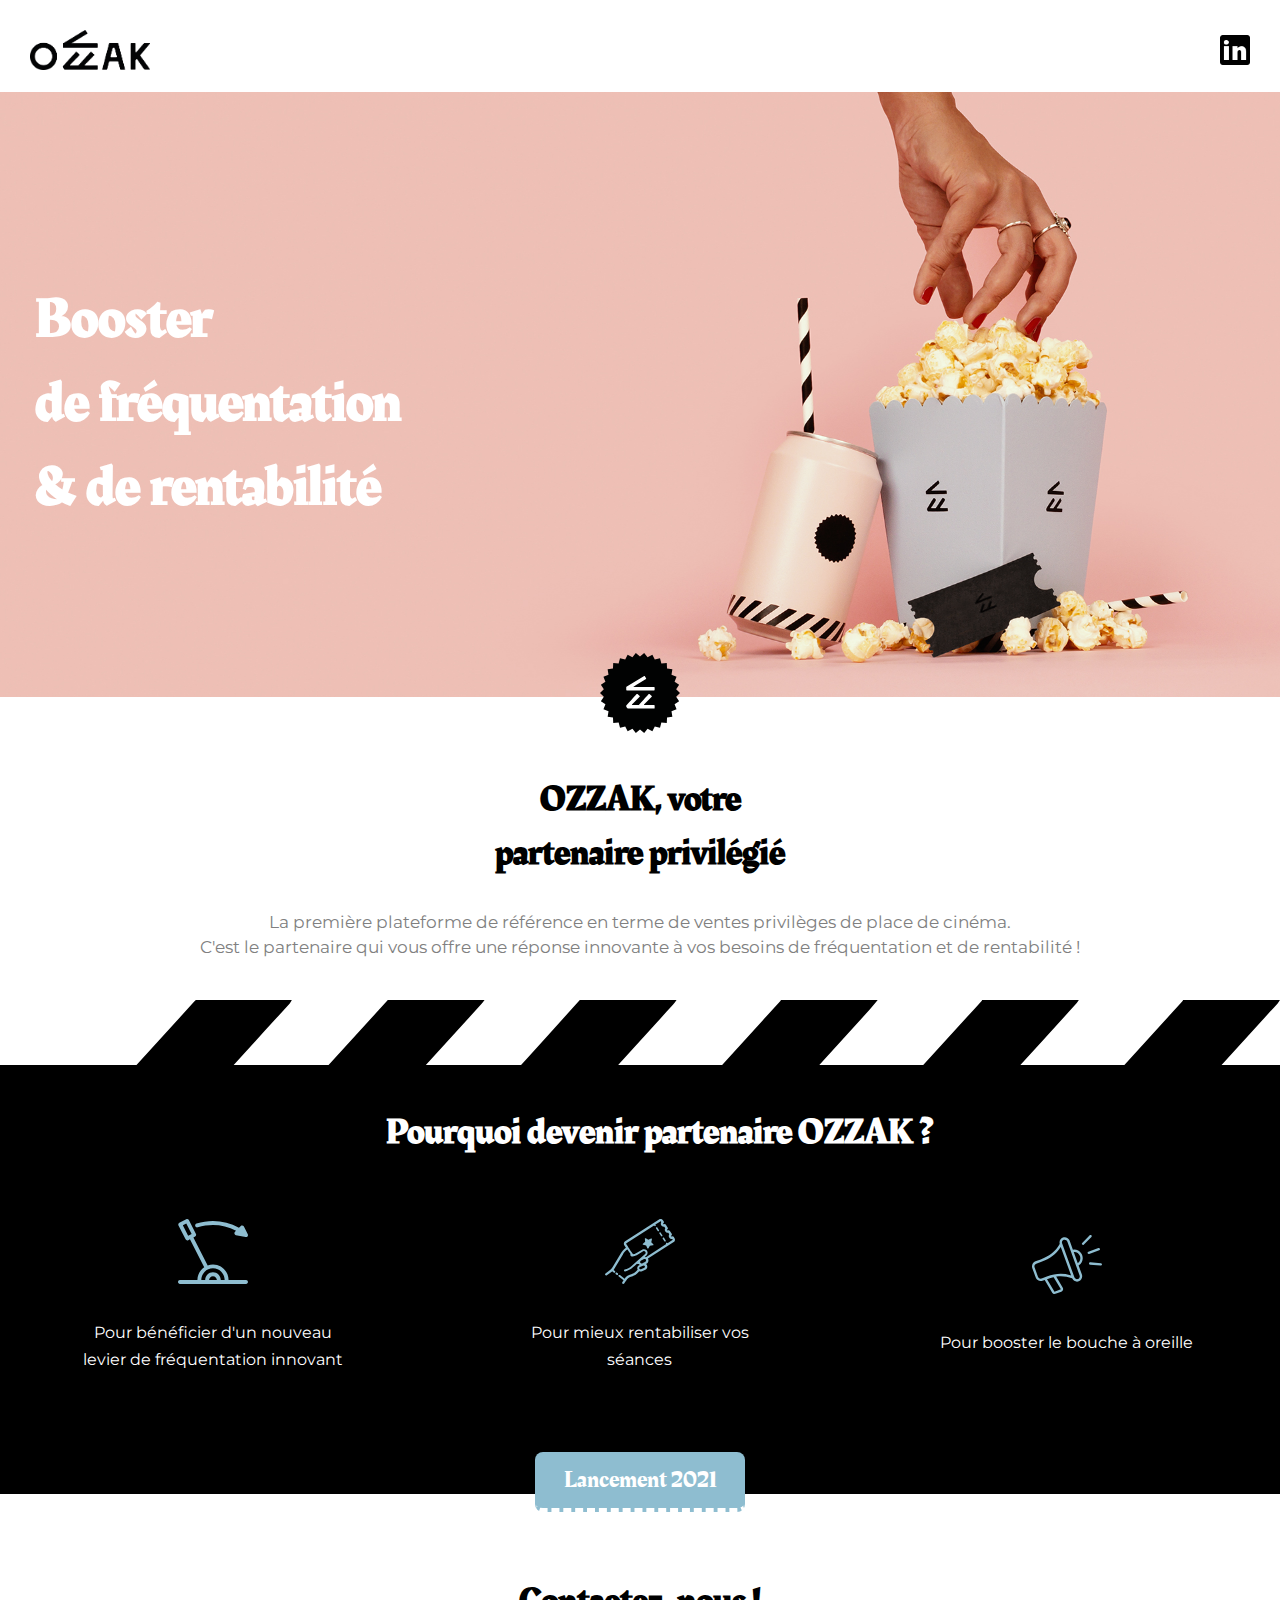
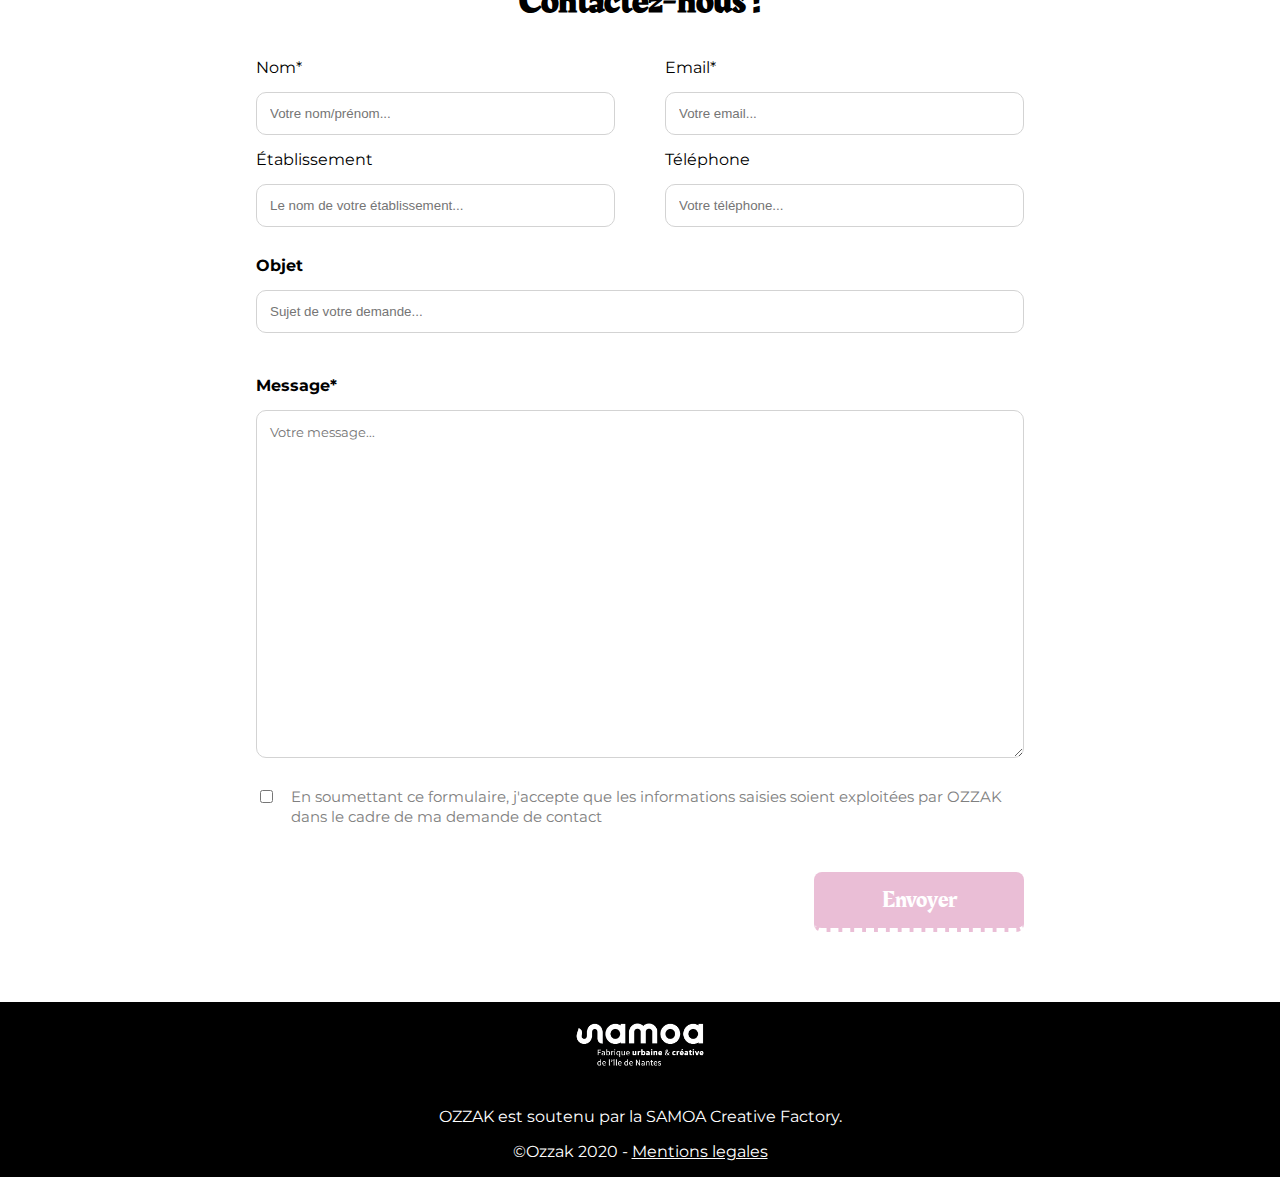
<file: index.html>
<!doctype html>

<html lang="fr">
<head>
  <meta charset="utf-8">
  <meta name="viewport" content="width=device-width">
  <title>OZZAK - Votre partenaire cinéma</title>
  <meta name="description" content="Vous êtes exploitant d'un cinéma ? Découvrez OZZAK la première plateforme de ventes privilèges qui vous offre une réponse innovante à vos besoins de fréquentations et de rentabilité.">
  <meta name="author" content="contact@cezzar.fr">
  <link rel="icon"
        type="image/png"
        href="favicon.ico">
  <link rel="stylesheet" href="./css/styles.css">
  <link href="https://fonts.googleapis.com/css2?family=Rakkas&display=swap" rel="stylesheet">
  <link href="https://fonts.googleapis.com/css2?family=Montserrat:wght@300;400;500;700;800&display=swap" rel="stylesheet">
</head>

<body>
  <div class="top">
    <a href="index.html" class="logo"><img src="./img/logo_noir.png" /></a>
    <div></div>
    <a href="https://www.linkedin.com/company/cezzar" target="_blank" class="social"><img src="./img/linkedin_96px_white_bg.png" /></a>
  </div>
  <div class="wrapper">

    <header>
      <h1>Booster<br> de fréquentation<br> & de rentabilité</h1>
      <div class="estampe">
        <img src="./img/estampille_header.svg" />
      </div>
    </header>

    <div class="intro">
      <h2>OZZAK, votre partenaire privilégié</h2>
      <p>
        La première plateforme de référence en terme de ventes privilèges de
        place de cinéma.<br> C'est le partenaire qui vous offre une réponse innovante
        à vos besoins de fréquentation et de rentabilité !
      </p>
    </div>

    <div class="features-background">
      <div class="features-list">

        <h2>Pourquoi devenir partenaire OZZAK ?</h2>

        <div class="list">
          <div class="feature">
            <img src="./img/levier.svg" />
            <p>Pour bénéficier d'un nouveau levier de fréquentation innovant</p>
          </div>

          <div class="feature">
            <img src="./img/rentabiliser.svg" />
            <p>Pour mieux rentabiliser vos séances</p>
          </div>

          <div class="feature">
            <img src="./img/booster.svg" />
            <p>Pour booster le bouche à oreille</p>
          </div>
      </div>
        <!-- <div class="button coming-soon">
          <div class="text">Lancement 2021</div>
          <div class="footer"></div>
        </div> -->

        <button type="submit" name="button" class="coming-soon">Lancement 2021</button>

      </div>
    </div>

    <div class="form" >
      <h2>Contactez-nous !</h2>
      <form name="contact" method="POST" data-netlify="true">
          <div class="fields">
            <label>Nom*<input required type="text" name="name" placeholder="Votre nom/prénom..."/></label>
            <label>Email*<input required type="text" name="email" placeholder="Votre email..."/></label>
            <label>Établissement<input type="text" name="structure" placeholder="Le nom de votre établissement..."/></label>
            <label>Téléphone<input type="text" name="phone" placeholder="Votre téléphone..."/></label>
          </div>
          <label>Objet<input type="text" name="object" placeholder="Sujet de votre demande..."/></label>
          <label>Message*<textarea required rows="20" type="text" name="message" placeholder="Votre message..."></textarea></label>
          <div class="cgu">
            <input type="checkbox" name="cgu" required/>
            <p>En soumettant ce formulaire, j'accepte que les informations saisies soient exploitées par OZZAK dans le cadre de ma demande de contact</p>
          </div>
          <button type="submit" name="button" class="form-button">Envoyer</button>
      </form>
    </div>
  </div>

  <footer>
    <div class="samoa">
      <img src="./img/samoa_logo_white.png" />
      <p>OZZAK est soutenu par la SAMOA Creative Factory.</p>
    </div>
    <p>&copy;Ozzak 2020 - <a href="mentions_legales.html">Mentions legales</a></p>
  </footer>
</body>
</html>
</file>
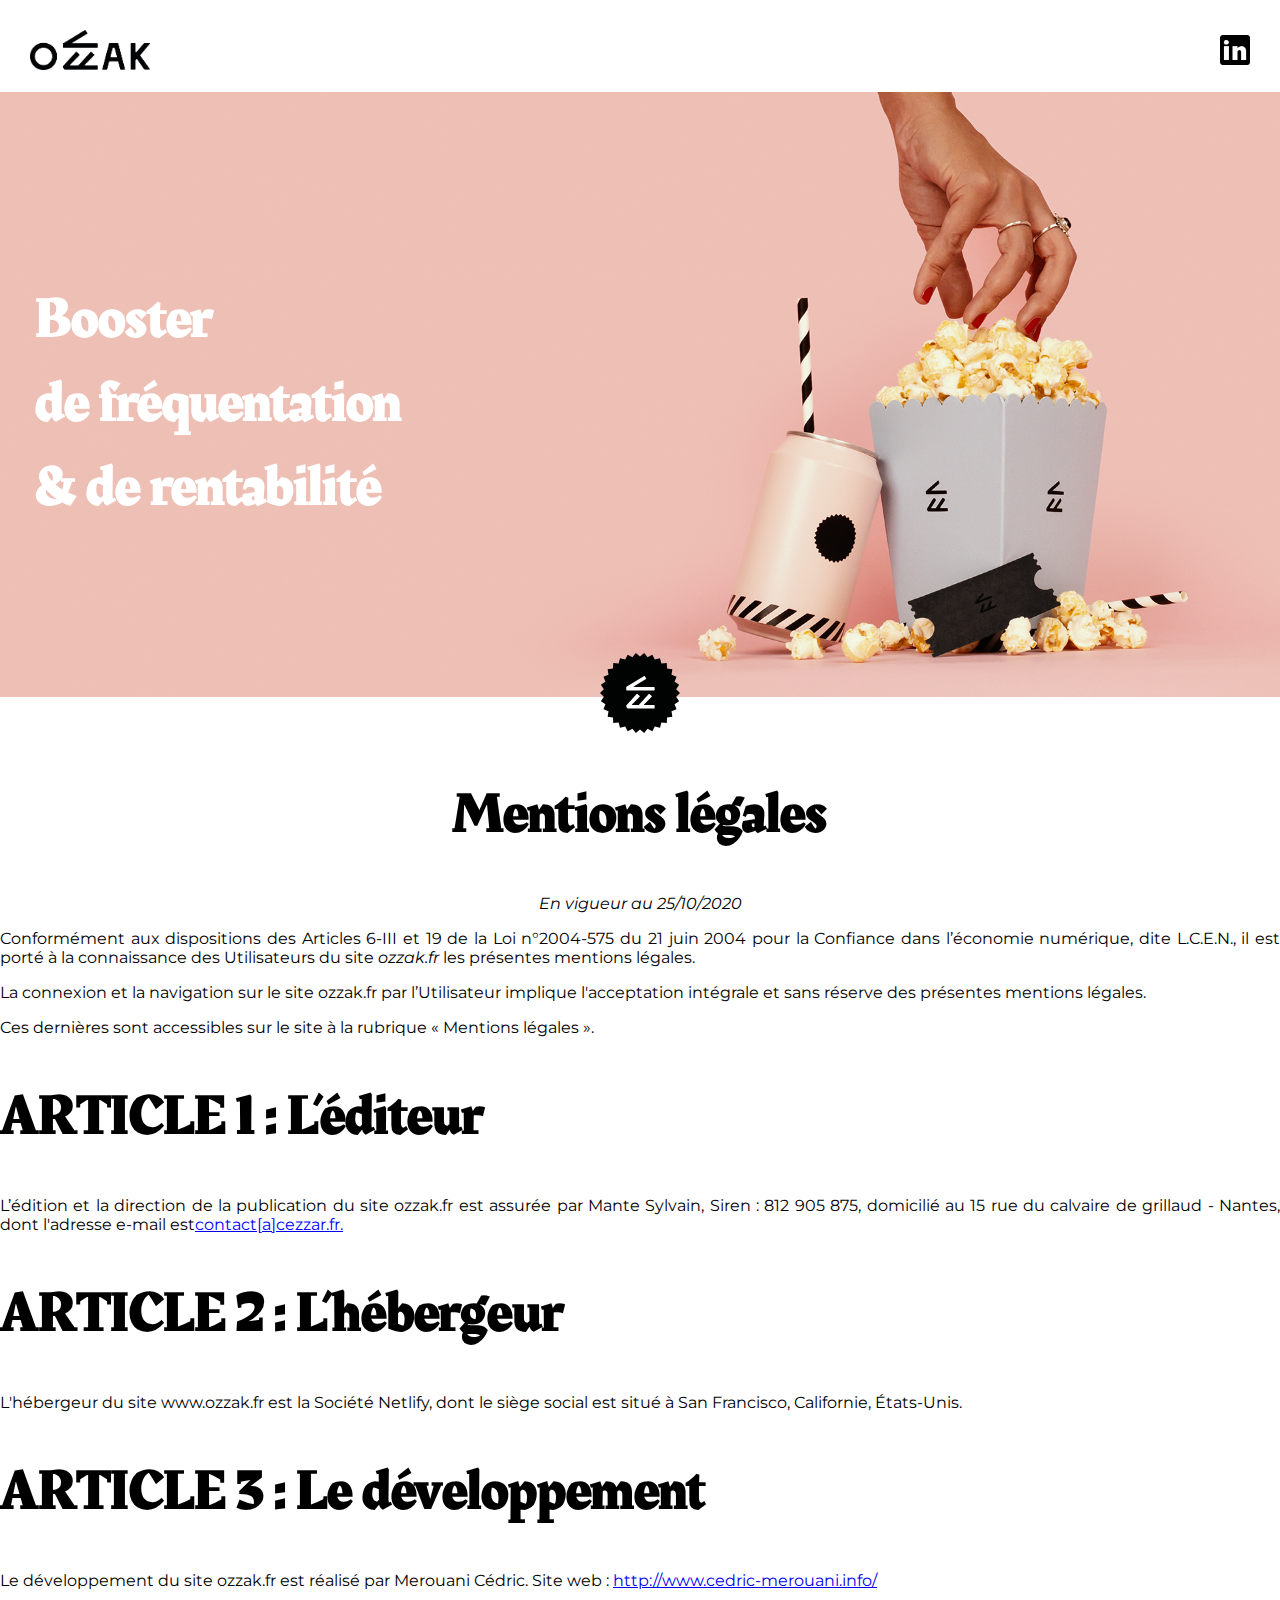
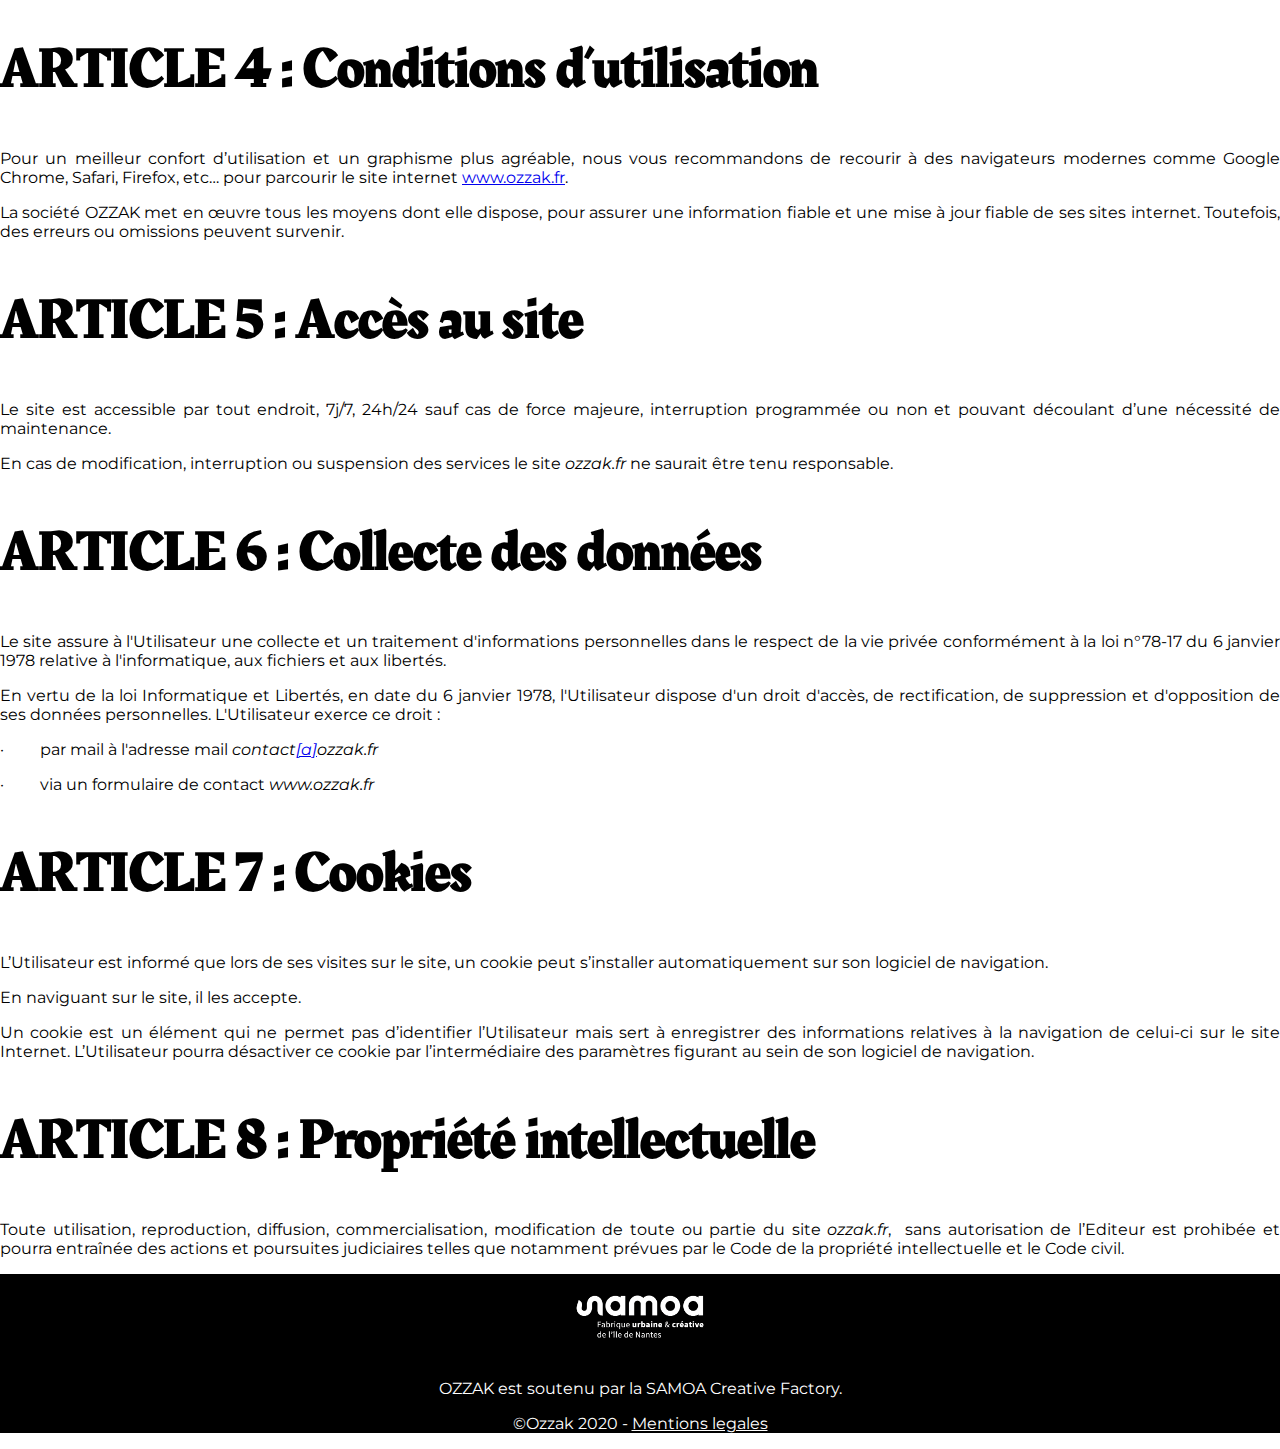
<file: mentions_legales.html>
<!doctype html>

<html lang="fr">
<head>
  <meta charset="utf-8">
  <meta name="viewport" content="width=device-width">
  <title>OZZAK - Votre partenaire cinéma</title>
  <meta name="description" content="Vous êtes exploitant d'un cinéma ? Découvrez OZZAK la première plateforme de ventes privilèges qui vous offre une réponse innovante à vos besoins de fréquentations et de rentabilité.">
  <meta name="author" content="contact@cezzar.fr">
  <link rel="icon"
        type="image/png"
        href="favicon.ico">
  <link rel="stylesheet" href="./css/styles.css">
  <link href="https://fonts.googleapis.com/css2?family=Rakkas&display=swap" rel="stylesheet">
  <link href="https://fonts.googleapis.com/css2?family=Montserrat:wght@300;400;500;700;800&display=swap" rel="stylesheet">
</head>

<body>
  <div class="top">
    <a href="index.html" class="logo"><img src="./img/logo_noir.png" /></a>
    <div></div>
    <a href="https://www.linkedin.com/company/cezzar" target="_blank" class="social"><img src="./img/linkedin_96px_white_bg.png" /></a>
  </div>
  <div class="wrapper">

    <header>
      <h1>Booster<br> de fréquentation<br> & de rentabilité</h1>
      <div class="estampe">
        <img src="./img/estampille_header.svg" />
      </div>
    </header>
<br><br>
    <h1 style="text-align: center;">Mentions l&eacute;gales</h1>
    <p style="text-align: center;"><span style="font-style: italic;">En vigueur au 25/10/2020</span></p>
    <p style="text-align: justify;">Conform&eacute;ment aux dispositions des Articles 6-III et 19 de la Loi n&deg;2004-575 du 21 juin 2004 pour la Confiance dans l&rsquo;&eacute;conomie num&eacute;rique, dite L.C.E.N., il est port&eacute; &agrave; la connaissance des Utilisateurs du site <span style="font-style: italic;">ozzak.fr&nbsp;</span>les pr&eacute;sentes mentions l&eacute;gales.</p>
    <p style="text-align: justify;">La connexion et la navigation sur le site ozzak.fr par l&rsquo;Utilisateur implique l'acceptation int&eacute;grale et sans r&eacute;serve des pr&eacute;sentes mentions l&eacute;gales.</p>
    <p style="text-align: justify;">Ces derni&egrave;res sont accessibles sur le site &agrave; la rubrique &laquo;&nbsp;Mentions l&eacute;gales&nbsp;&raquo;.</p>
    <h1>ARTICLE 1&nbsp;: L&rsquo;&eacute;diteur</h1>
    <p style="text-align: justify;">L&rsquo;&eacute;dition et la direction de la publication du site ozzak.fr&nbsp;est assur&eacute;e par Mante Sylvain, Siren : 812 905 875, domicili&eacute; au 15 rue du calvaire de grillaud - Nantes, dont l'adresse e-mail est<a href="mailto:contact@cezzar.fr" target="_blank" rel="noopener"><span style="color: #0000ff;">contact[a]cezzar.fr</span></a><span style="color: #0000ff; text-decoration: underline;">.</span></p>
    <h1>ARTICLE 2&nbsp;: L&rsquo;h&eacute;bergeur</h1>
    <p style="text-align: justify;">L'h&eacute;bergeur du site www.ozzak.fr&nbsp;est la Soci&eacute;t&eacute; Netlify, dont le si&egrave;ge social est situ&eacute; &agrave; San Francisco, Californie, &Eacute;tats-Unis.</p>
    <h1>ARTICLE 3&nbsp;: Le d&eacute;veloppement</h1>
    <p style="text-align: justify;">Le d&eacute;veloppement du site ozzak.fr&nbsp;est r&eacute;alis&eacute; par Merouani C&eacute;dric. Site web : <a href="http://www.cedric-merouani.info/" target="_blank" rel="noopener">http://www.cedric-merouani.info/</a></p>
    <h1>ARTICLE 4&nbsp;: Conditions d&rsquo;utilisation</h1>
    <p style="text-align: justify;">Pour un meilleur confort d&rsquo;utilisation et un graphisme plus agr&eacute;able, nous vous recommandons de recourir &agrave; des navigateurs modernes comme Google Chrome, Safari, Firefox, etc&hellip; pour parcourir le site internet <a href="http://www.ozzak.fr" target="_blank" rel="noopener">www.ozzak.fr</a>.</p>
    <p style="text-align: justify;">La soci&eacute;t&eacute; OZZAK met en &oelig;uvre tous les moyens dont elle dispose, pour assurer une information fiable et une mise &agrave; jour fiable de ses sites internet. Toutefois, des erreurs ou omissions peuvent survenir.&nbsp;</p>
    <h1>ARTICLE 5&nbsp;: Acc&egrave;s au site</h1>
    <p style="text-align: justify;">Le site est accessible par tout endroit, 7j/7, 24h/24 sauf cas de force majeure, interruption programm&eacute;e ou non et pouvant d&eacute;coulant d&rsquo;une n&eacute;cessit&eacute; de maintenance.</p>
    <p style="text-align: justify;">En cas de modification, interruption ou suspension des services le site <span style="font-style: italic;">ozzak.fr&nbsp;</span>ne saurait &ecirc;tre tenu responsable.</p>
    <h1>ARTICLE 6&nbsp;: Collecte des donn&eacute;es</h1>
    <p style="text-align: justify;">Le site assure &agrave; l'Utilisateur une collecte et un traitement d'informations personnelles dans le respect de la vie priv&eacute;e conform&eacute;ment &agrave; la loi n&deg;78-17 du 6 janvier 1978 relative &agrave; l'informatique, aux fichiers et aux libert&eacute;s.</p>
    <p style="text-align: justify;">En vertu de la loi Informatique et Libert&eacute;s, en date du 6 janvier 1978, l'Utilisateur dispose d'un droit d'acc&egrave;s, de rectification, de suppression et d'opposition de ses donn&eacute;es personnelles. L'Utilisateur exerce ce droit :</p>
    <p style="text-align: justify;">&middot;&nbsp;&nbsp;&nbsp;&nbsp;&nbsp;&nbsp;&nbsp;&nbsp; par mail &agrave; l'adresse mail&nbsp;<span style="font-style: italic;">contact</span><a href="mailto:contact@cezzar.fr" target="_blank" rel="noopener"><span style="font-style: italic;">[a]</span></a><span style="font-style: italic;">ozzak.fr</span></p>
    <p style="text-align: justify;">&middot;&nbsp;&nbsp;&nbsp;&nbsp;&nbsp;&nbsp;&nbsp;&nbsp; via un formulaire de contact&nbsp;<span style="font-style: italic;">www.ozzak.fr</span></p>
    <h1>ARTICLE 7&nbsp;: Cookies</h1>
    <p style="text-align: justify;">L&rsquo;Utilisateur est inform&eacute; que lors de ses visites sur le site, un cookie peut s&rsquo;installer automatiquement sur son logiciel de navigation.</p>
    <p style="text-align: justify;">En naviguant sur le site, il les accepte.</p>
    <p style="text-align: justify;">Un cookie est un &eacute;l&eacute;ment qui ne permet pas d&rsquo;identifier l&rsquo;Utilisateur mais sert &agrave; enregistrer des informations relatives &agrave; la navigation de celui-ci sur le site Internet. L&rsquo;Utilisateur pourra d&eacute;sactiver ce cookie par l&rsquo;interm&eacute;diaire des param&egrave;tres figurant au sein de son logiciel de navigation.</p>
    <h1>ARTICLE 8&nbsp;: Propri&eacute;t&eacute; intellectuelle</h1>
    <p style="text-align: justify;">Toute utilisation, reproduction, diffusion, commercialisation, modification de toute ou partie du site <span style="font-style: italic;">ozzak.fr</span>,&nbsp; sans autorisation de l&rsquo;Editeur est prohib&eacute;e et pourra entra&icirc;n&eacute;e des actions et poursuites judiciaires telles que notamment pr&eacute;vues par le Code de la propri&eacute;t&eacute; intellectuelle et le Code civil.</p>

    <footer>
      <div class="samoa">
        <img src="./img/samoa_logo_white.png" />
        <p>OZZAK est soutenu par la SAMOA Creative Factory.</p>
      </div>
      <p>&copy;Ozzak 2020 - <a href="mentions_legales.html">Mentions legales</a></p>
    </footer>
  </body>
  </html>
</file>
<file: css/styles.css>
/* rose : #eabed6 */
/* blue pastel : #8ebdd0 */

body {
  margin: 0;
  display: grid;
  grid-template-rows: 1fr auto;
}

body > * {
  font-family: 'Montserrat', sans-serif;
}

textarea {
  font-family: 'Montserrat', sans-serif;
}

h1 {
  font-family: 'Rakkas', cursive;
}

h2 {
  font-family: 'Rakkas', cursive;
}

h3 {
  font-family: 'Rakkas', cursive;
}

.wrapper {
  padding-top: 54px;
}

.top {
  display: grid;
  grid-template-columns: min-content auto auto;
  align-items: center;
  height: 92px;
  position: fixed;
  background-color: white;
  width: 100%;
  z-index: 10;
}

.logo > img {
  padding: 30px;
  width: 120px;
}

.social {
  justify-self: flex-end;
  padding-right: 30px;
}

.social > img {
  width: 30px;
}

header {
  background-image: url('../img/banner_1920px.png');
  background-color: #EFC0B6;
  background-position: center; /* Center the image */
  background-repeat: no-repeat; /* Do not repeat the image */
  background-size: cover; /* Resize the background image to cover the entire container */
  height: 300px;
}

header > .estampe {
  width: 80px;
  position: absolute;
  left:0;
  right:0;
  margin-left:auto;
  margin-right:auto;
  top: 337px;
}

header > h1 {
  color: white;
  padding-bottom: 70px;
  padding-left: 35px;
  padding-top: 85px;
}

h2 {
  font-size: 28px;
}

.intro {
  padding-top: 45px;
  text-align: center;
}

.intro > p {
  font-size: 17px;
  line-height: 25px;
  color: gray;
  width: 80vw;
  margin: auto;
}

.intro > h2 {
  width: 250px;
  margin: auto;
  padding-bottom: 30px;
  padding-top: 30px;
}

.features-background {
  background-image: url('../img/motif_bande_noire.svg');
  background-repeat: repeat-x;
  padding-top: 35px;
  margin-top: 40px;
}

.features-list {
  padding-top: 20px;
  margin: auto;
  color: white;
  background-color: black;
  width: 80vw;
  text-align: center;
}

.list {
  display: grid;
  grid-template-columns: auto;
  grid-template-rows: auto auto auto;
  align-items: center;
  justify-items: center;
}

.features-list > h2 {
  width: 250px;
  padding: 20px;
  margin: auto;
}

.feature {
  padding-top: 40px;
}

.feature > img {
  width: 70px;
}

.feature > p {
  width: 270px;
  line-height: 27px;
  padding-top: 15px;
}

button {
  border: #8ebdd0 solid 1px;
  border-bottom: white 4px dashed;
  border-radius: 8px;
  background-color: #8ebdd0;
  color: white;
  height: 50px;
  width: 170px;
  font-size: 20px;
  font-family: 'Rakkas', cursive;
}

button.coming-soon {
  position: relative;
  top: 18px;
  margin-top: 45px;
}

.form {
  padding-top: 50px;
  width: 80vw;
  margin: auto;
  padding-bottom: 130px;
}

.form > h2 {
  text-align: center;
}

.fields {
  display: grid;
  grid-template-columns: auto;
}

form > label {
  display: block;
  font-weight: 700;
  padding: 14px 0;
}

label > input,textarea   {
  display: block;
  margin: 15px 0;
  box-sizing: border-box;
  width: 100%;
  padding: 13px;
  border: lightgray 1px solid;
  border-radius: 10px;
}

.cgu {
  display: grid;
  grid-template-columns: min-content auto;
  align-items: flex-start;
  grid-gap: 15px;
  padding-bottom: 45px;
}

.cgu > input {
  border: lightgray 1px solid;
  border-radius: 10px;
}

.cgu > p {
  color: gray;
  font-size: 15px;
  line-height: 20px;
  margin: 0;
}

button.form-button {
  border: #eabed6 solid 1px;
  border-bottom: white 4px dashed;
  background-color: #eabed6;
  float: right;
}

footer {
  text-align: center;
  background-color: black;
  color: white;
  grid-row-start: 2;
  grid-row-end: 3;
}

/* footer > * {
  padding: 20px 0;
} */

footer > p > a {
  color: white;
}

footer > img {
  width: 100px;
  padding-top: 50px;
}

footer > .samoa > img {
  width: 160px;
}

@media only screen and (min-width: 762px) {

  header > .estampe {
    top: 653px;
  }

  header {
    height: 605px;
  }

  header > h1 {
    padding-top: 185px;
  }

  button {
    height: 60px;
    width: 210px;
    font-size: 23px;
  }

.form {
    width: 60vw;
}

  .intro > h2 {
    width: 320px;
  }

  .fields {
    display: grid;
    grid-template-columns: auto auto;
    grid-column-gap: 50px;
  }

  .features-background {
    padding-top: 65px;
  }

  .features-list {
    width: 100%;
  }

  .features-list > h2 {
    width: 100%;
    font-size: 36px;
  }

  .list {
    display: grid;
    grid-template-columns: auto auto auto;
    grid-template-rows: auto;
    align-items: center;
    justify-items: center;
  }

  h1 {
    font-size: 56px;
  }

  h2 {
    font-size: 36px;
  }
}
</file>
